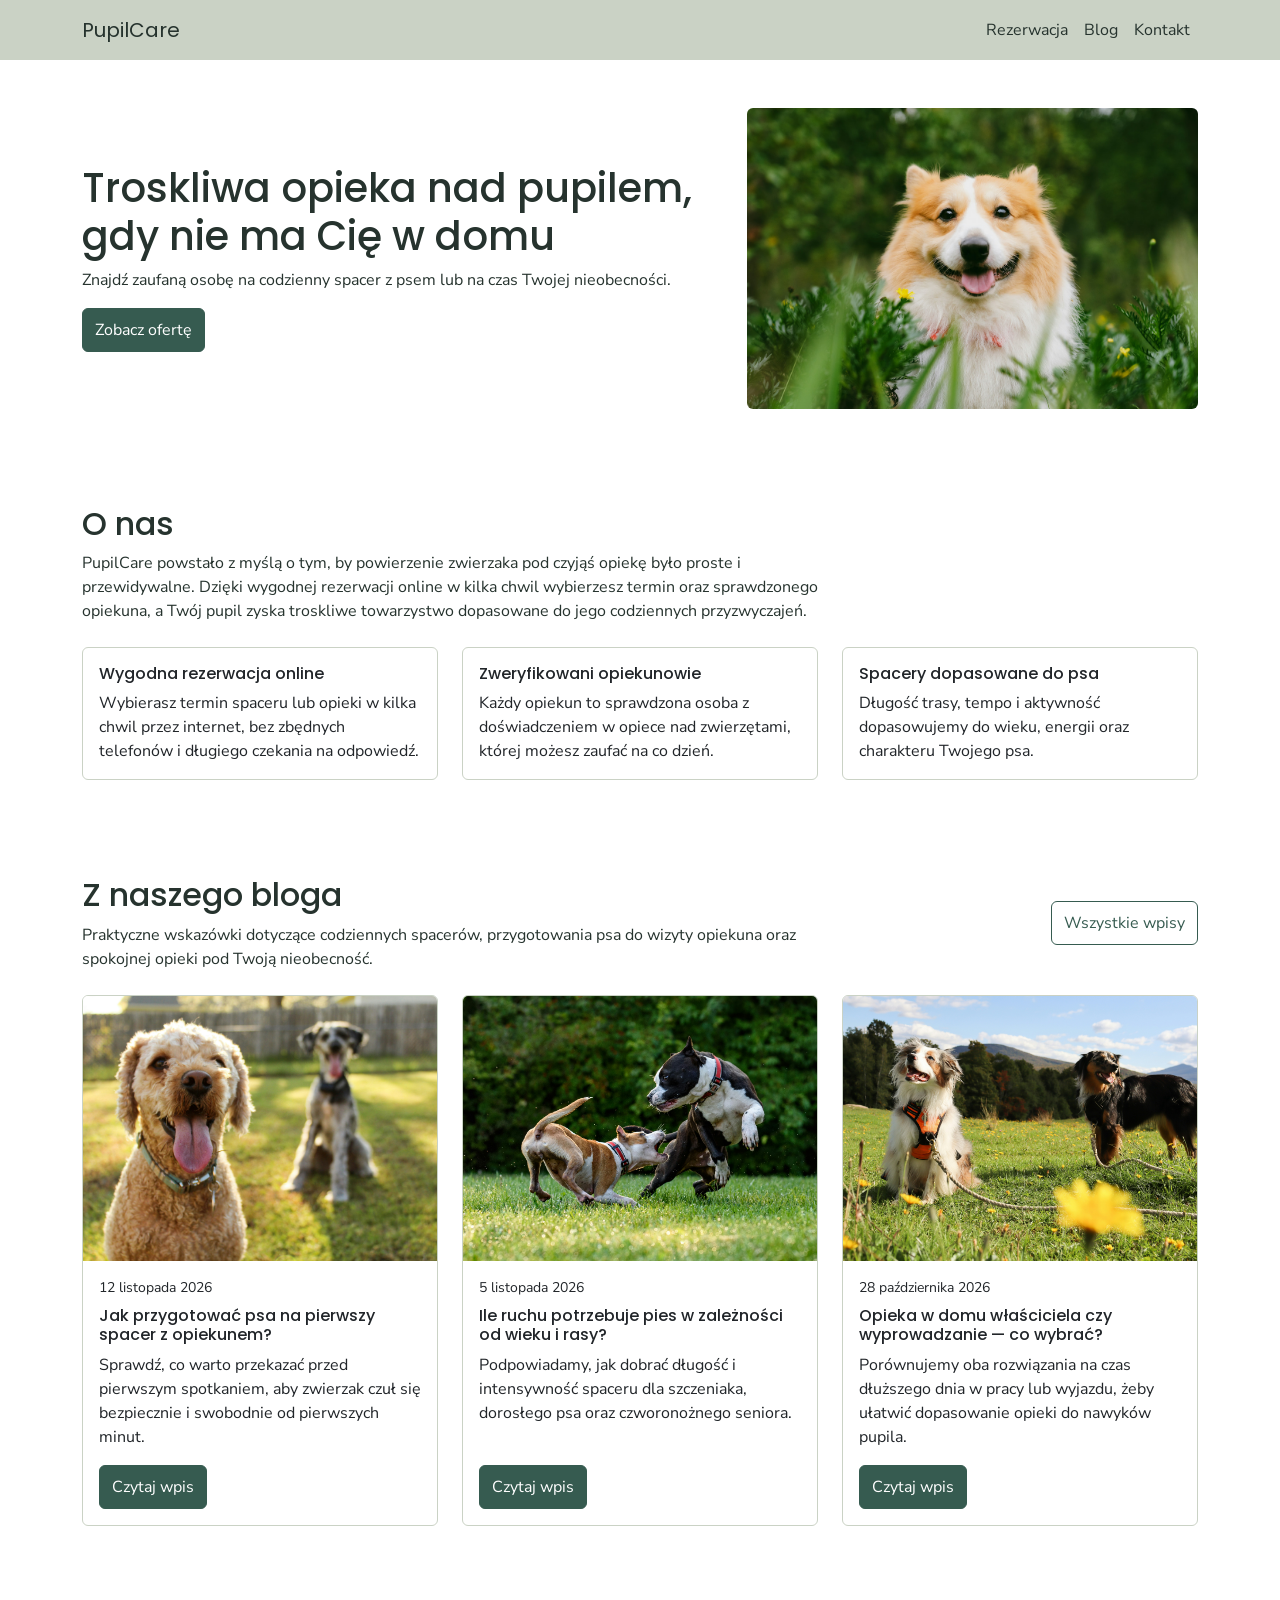
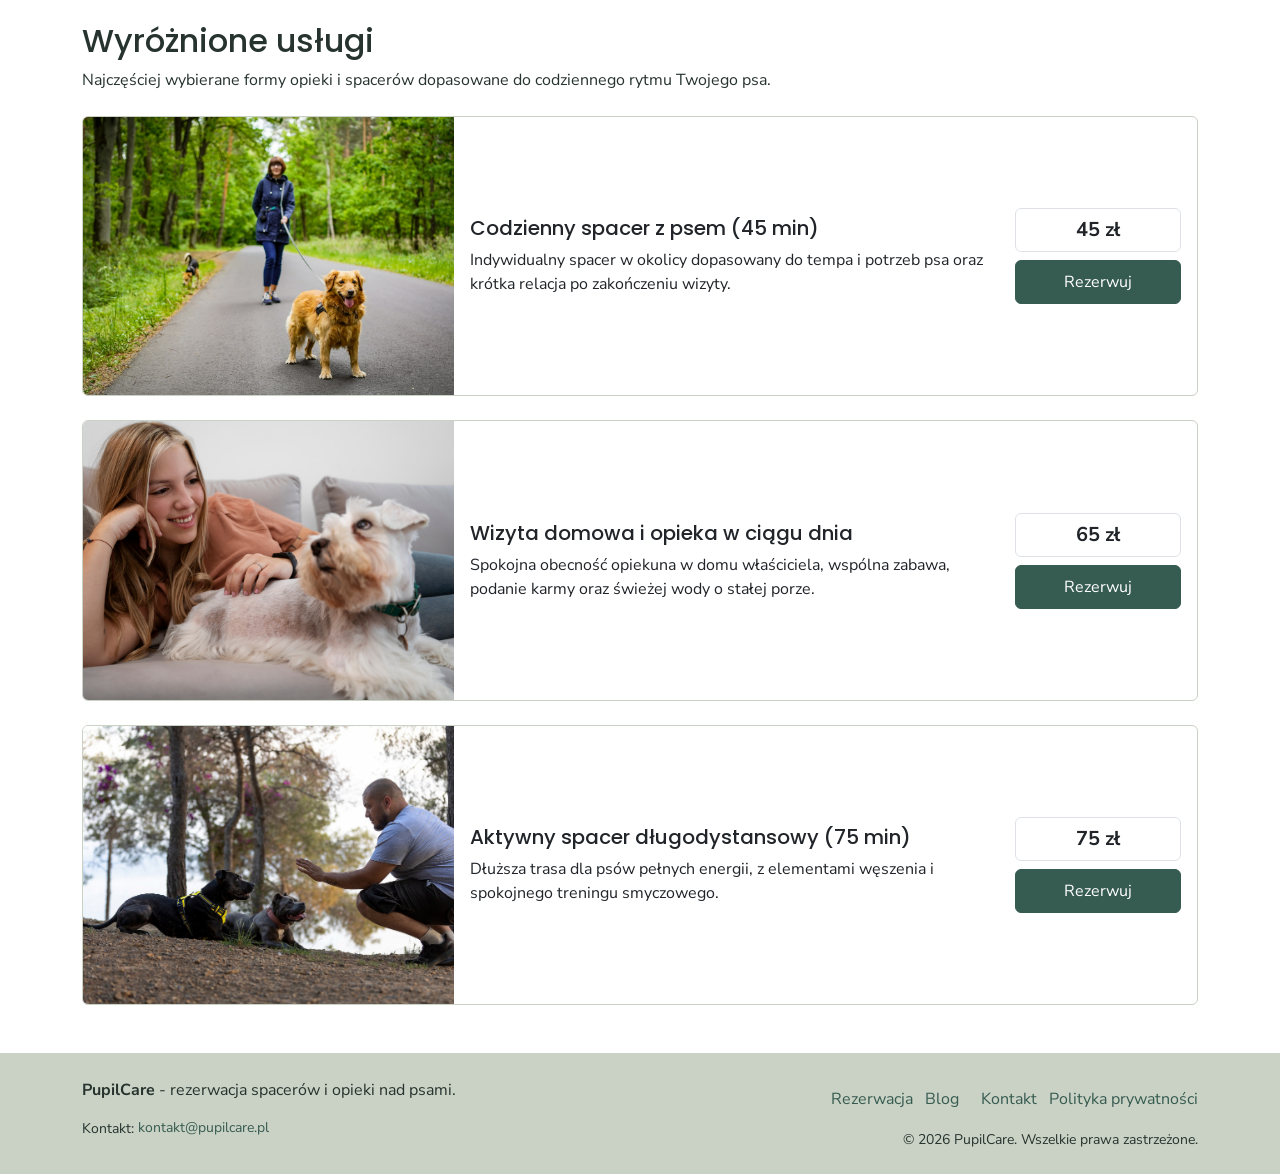
<file: index.html>
<!doctype html> 
<html lang="pl">
<head>
  <meta charset="utf-8">
  <meta name="viewport" content="width=device-width, initial-scale=1">
  <title>PupilCare — Rezerwacja spacerów i opieki nad psami</title>
  <meta name="description" content="PupilCare ułatwia rezerwację spacerów z psami pod nieobecność właściciela.">

  <meta property="og:title" content="PupilCare — Rezerwacja spacerów i opieki nad zwierzętami">
  <meta property="og:description" content="Sprawdzeni opiekunowie, spacery dopasowane do psa i wygodna rezerwacja online.">
  <meta property="og:image" content="https://olwey.github.io/RWD-PupilCare/img/hero-pupilcare.jpg">

  <link rel="preconnect" href="https://fonts.googleapis.com">
  <link rel="preconnect" href="https://fonts.gstatic.com" crossorigin>
  <link href="https://fonts.googleapis.com/css2?family=Nunito+Sans:wght@400;600;700&family=Poppins:wght@500;600;700&display=swap" rel="stylesheet">

  <link href="https://cdn.jsdelivr.net/npm/bootstrap@5.3.3/dist/css/bootstrap.min.css" rel="stylesheet">
  <link href="style.css" rel="stylesheet">

  <script type="application/ld+json">
  {
    "@context": "https://schema.org",
    "@type": "Organization",
    "name": "PupilCare",
    "url": "https://olwey.github.io/RWD-PupilCare/",
    "email": "kontakt@pupilcare.pl",
    "address": {
      "@type": "PostalAddress",
      "streetAddress": "ul. Przyrodnicza 12",
      "addressLocality": "Warszawa",
      "postalCode": "03-289",
      "addressCountry": "PL"
    }
  }
  </script>
</head>
<body>
  <header>
    <nav class="navbar navbar-expand-lg">
      <div class="container">
        <a class="navbar-brand" href="index.html">PupilCare</a>
        <button class="navbar-toggler" type="button" data-bs-toggle="collapse" data-bs-target="#mainNav" aria-controls="mainNav" aria-expanded="false" aria-label="Przełącz nawigację">
          <span class="navbar-toggler-icon"></span>
        </button>
        <div class="collapse navbar-collapse" id="mainNav">
          <ul class="navbar-nav ms-auto">
            <li class="nav-item"><a class="nav-link" href="sklep.html">Rezerwacja</a></li>
            <li class="nav-item"><a class="nav-link" href="blog.html">Blog</a></li>
            <li class="nav-item"><a class="nav-link" href="kontakt.html">Kontakt</a></li>
          </ul>
        </div>
      </div>
    </nav>
  </header>

  <main>
    <section class="py-5">
      <div class="container">
        <div class="row align-items-center g-4">
          <div class="col-12 col-lg-7">
            <h1>Troskliwa opieka nad pupilem, gdy nie ma Cię w domu</h1>
            <p>Znajdź zaufaną osobę na codzienny spacer z psem lub na czas Twojej nieobecności.</p>
            <a class="btn btn-primary" href="sklep.html">Zobacz ofertę</a>
          </div>
          <div class="col-12 col-lg-5">
            <img src="img/hero-pupilcare.jpg" class="img-fluid rounded w-100" alt="Uśmiechnięty rudy pies z białą sierścią wśród zielonych roślin">
          </div>
        </div>
      </div>
    </section>

   <section class="py-5">
      <div class="container">
        <div class="row mb-4">
          <div class="col-12 col-lg-8">
            <h2>O nas</h2>
            <p class="mb-0">PupilCare powstało z myślą o tym, by powierzenie zwierzaka pod czyjąś opiekę było proste i przewidywalne. Dzięki wygodnej rezerwacji online w kilka chwil wybierzesz termin oraz sprawdzonego opiekuna, a Twój pupil zyska troskliwe towarzystwo dopasowane do jego codziennych przyzwyczajeń.</p>
          </div>
        </div>
      
        <div class="row g-4">
          <div class="col-12 col-md-4">
            <div class="card h-100">
              <div class="card-body">
                <h3 class="h6 card-title mb-2">Wygodna rezerwacja online</h3>
                <p class="card-text mb-0">Wybierasz termin spaceru lub opieki w kilka chwil przez internet, bez zbędnych telefonów i długiego czekania na odpowiedź.</p>
              </div>
            </div>
          </div>
          <div class="col-12 col-md-4">
            <div class="card h-100">
              <div class="card-body">
                <h3 class="h6 card-title mb-2">Zweryfikowani opiekunowie</h3>
                <p class="card-text mb-0">Każdy opiekun to sprawdzona osoba z doświadczeniem w opiece nad zwierzętami, której możesz zaufać na co dzień.</p>
              </div>
            </div>
          </div>
          <div class="col-12 col-md-4">
            <div class="card h-100">
              <div class="card-body">
                <h3 class="h6 card-title mb-2">Spacery dopasowane do psa</h3>
                <p class="card-text mb-0">Długość trasy, tempo i aktywność dopasowujemy do wieku, energii oraz charakteru Twojego psa.</p>
              </div>
            </div>
          </div>
        </div>
      </div>
    </section>
    
   <section class="py-5">
      <div class="container">
        <div class="row align-items-center mb-4">
          <div class="col-12 col-md-8">
            <h2>Z naszego bloga</h2>
            <p class="mb-0">Praktyczne wskazówki dotyczące codziennych spacerów, przygotowania psa do wizyty opiekuna oraz spokojnej opieki pod Twoją nieobecność.</p>
          </div>
          <div class="col-12 col-md-4 text-md-end mt-3 mt-md-0">
            <a class="btn btn-outline-primary" href="blog.html">Wszystkie wpisy</a>
          </div>
        </div>

        <div class="row g-4">
          <div class="col-12 col-md-4">
            <article class="card h-100 overflow-hidden">
              <div class="ratio ratio-4x3">
                <img src="img/blog1.jpg" class="w-100 h-100 object-fit-cover" alt="Jasny kręconowłosy pies z wysuniętym językiem na trawniku, z drugim łaciatym psem w tle">
              </div>
              <div class="card-body d-flex flex-column">
                <p class="small mb-2">12 listopada 2026</p>
                <h3 class="h6 card-title">Jak przygotować psa na pierwszy spacer z opiekunem?</h3>
                <p class="card-text">Sprawdź, co warto przekazać przed pierwszym spotkaniem, aby zwierzak czuł się bezpiecznie i swobodnie od pierwszych minut.</p>
                <a class="btn btn-primary mt-auto align-self-start" href="single.html">Czytaj wpis</a>
              </div>
            </article>
          </div>

          <div class="col-12 col-md-4">
            <article class="card h-100 overflow-hidden">
              <div class="ratio ratio-4x3">
                <img src="img/blog2.jpg" class="w-100 h-100 object-fit-cover" alt="Dwa psy w czerwonych obrożach bawiące się na zielonym trawniku">
              </div>
              <div class="card-body d-flex flex-column">
                <p class="small mb-2">5 listopada 2026</p>
                <h3 class="h6 card-title">Ile ruchu potrzebuje pies w zależności od wieku i rasy?</h3>
                <p class="card-text">Podpowiadamy, jak dobrać długość i intensywność spaceru dla szczeniaka, dorosłego psa oraz czworonożnego seniora.</p>
                <a class="btn btn-primary mt-auto align-self-start" href="single.html">Czytaj wpis</a>
              </div>
            </article>
          </div>

          <div class="col-12 col-md-4">
            <article class="card h-100 overflow-hidden">
              <div class="ratio ratio-4x3">
                <img src="img/blog3.jpg" class="w-100 h-100 object-fit-cover" alt="Dwa psy pasterskie na smyczach na zielonej łące z żółtymi kwiatami, jeden w pomarańczowych szelkach">
              </div>
              <div class="card-body d-flex flex-column">
                <p class="small mb-2">28 października 2026</p>
                <h3 class="h6 card-title">Opieka w domu właściciela czy wyprowadzanie — co wybrać?</h3>
                <p class="card-text">Porównujemy oba rozwiązania na czas dłuższego dnia w pracy lub wyjazdu, żeby ułatwić dopasowanie opieki do nawyków pupila.</p>
                <a class="btn btn-primary mt-auto align-self-start" href="single.html">Czytaj wpis</a>
              </div>
            </article>
          </div>
        </div>
      </div>
    </section>

    <section class="py-5">
      <div class="container">
        <div class="row mb-4">
          <div class="col-12 col-lg-8">
            <h2>Wyróżnione usługi</h2>
            <p class="mb-0">Najczęściej wybierane formy opieki i spacerów dopasowane do codziennego rytmu Twojego psa.</p>
          </div>
        </div>

        <div class="row gy-4">
          <div class="col-12">
            <article class="card overflow-hidden">
              <div class="row g-0 align-items-center">
                <div class="col-12 col-md-4">
                  <div class="ratio ratio-4x3">
                    <img src="img/codzienny_spacer.jpg" class="w-100 h-100 object-fit-cover" alt="Kobieta idąca leśną drogą i trzymająca na smyczach dwa psy, z rudym psem na pierwszym planie">
                  </div>
                </div>
                <div class="col-12 col-md-8">
                  <div class="card-body">
                    <div class="row align-items-center g-3">
                      <div class="col-12 col-sm-7 col-lg-9">
                        <h3 class="h5 card-title mb-2">Codzienny spacer z psem (45 min)</h3>
                        <p class="card-text mb-0">Indywidualny spacer w okolicy dopasowany do tempa i potrzeb psa oraz krótka relacja po zakończeniu wizyty.</p>
                      </div>
                      <div class="col-12 col-sm-5 col-lg-3 d-flex flex-column gap-2">
                        <span class="btn border rounded fw-bold fs-5 pe-none justify-content-center w-100">45 zł</span>
                        <a class="btn btn-primary w-100" href="produkt.html">Rezerwuj</a>
                      </div>
                    </div>
                  </div>
                </div>
              </div>
            </article>
          </div>

          <div class="col-12">
            <article class="card overflow-hidden">
              <div class="row g-0 align-items-center">
                <div class="col-12 col-md-4">
                  <div class="ratio ratio-4x3">
                    <img src="img/wizyta_domowa.jpg" class="w-100 h-100 object-fit-cover" alt="Uśmiechnięta kobieta leżąca na kanapie i głaszcząca białego psa w zielonej obroży podczas opieki w domu">
                  </div>
                </div>
                <div class="col-12 col-md-8">
                  <div class="card-body">
                    <div class="row align-items-center g-3">
                      <div class="col-12 col-sm-7 col-lg-9">
                        <h3 class="h5 card-title mb-2">Wizyta domowa i opieka w ciągu dnia</h3>
                        <p class="card-text mb-0">Spokojna obecność opiekuna w domu właściciela, wspólna zabawa, podanie karmy oraz świeżej wody o stałej porze.</p>
                      </div>
                      <div class="col-12 col-sm-5 col-lg-3 d-flex flex-column gap-2">
                        <span class="btn border rounded fw-bold fs-5 pe-none justify-content-center w-100">65 zł</span>
                        <a class="btn btn-primary w-100" href="produkt.html">Rezerwuj</a>
                      </div>
                    </div>
                  </div>
                </div>
              </div>
            </article>
          </div>

          <div class="col-12">
            <article class="card overflow-hidden">
              <div class="row g-0 align-items-center">
                <div class="col-12 col-md-4">
                  <div class="ratio ratio-4x3">
                    <img src="img/aktywny_spacer.jpg" class="w-100 h-100 object-fit-cover" alt="Mężczyzna przykucnięty wśród drzew przed dwoma leżącymi psami podczas spaceru">
                  </div>
                </div>
                <div class="col-12 col-md-8">
                  <div class="card-body">
                    <div class="row align-items-center g-3">
                      <div class="col-12 col-sm-7 col-lg-9">
                        <h3 class="h5 card-title mb-2">Aktywny spacer długodystansowy (75 min)</h3>
                        <p class="card-text mb-0">Dłuższa trasa dla psów pełnych energii, z elementami węszenia i spokojnego treningu smyczowego.</p>
                      </div>
                      <div class="col-12 col-sm-5 col-lg-3 d-flex flex-column gap-2">
                        <span class="btn border rounded fw-bold fs-5 pe-none justify-content-center w-100">75 zł</span>
                        <a class="btn btn-primary w-100" href="produkt.html">Rezerwuj</a>
                      </div>
                    </div>
                  </div>
                </div>
              </div>
            </article>
          </div>
        </div>
      </div>
    </section>
    
  </main>

  <footer class="py-4">
    <div class="container">
      <div class="row align-items-center gy-3">
        <div class="col-12 col-md-6">
          <p class="mb-1"><strong>PupilCare</strong> - rezerwacja spacerów i opieki nad psami.</p>
          <p class="mb-0 small">Kontakt: <a class="text-decoration-none" href="mailto:kontakt@pupilcare.pl">kontakt@pupilcare.pl</a></p>
        </div>
        <div class="col-12 col-md-6 text-md-end">
          <ul class="list-inline mb-2">
            <li class="list-inline-item"><a class="text-decoration-none" href="sklep.html">Rezerwacja</a></li>
            <li class="list-inline-item"><a class="text-decoration-none" href="blog.html">Blog</a></li>
            <li class="list-inline-item"><a class="text-decoration-none" href="kontakt.html">Kontakt</a></li>
            <li class="list-inline-item"><a class="text-decoration-none" href="polityka-prywatnosci.html">Polityka prywatności</a></li>
          </ul>
          <p class="mb-0 small">&copy; 2026 PupilCare. Wszelkie prawa zastrzeżone.</p>
        </div>
      </div>
    </div>
  </footer>

  <script src="https://cdn.jsdelivr.net/npm/bootstrap@5.3.3/dist/js/bootstrap.bundle.min.js"></script>
</body>
</html>
</file>
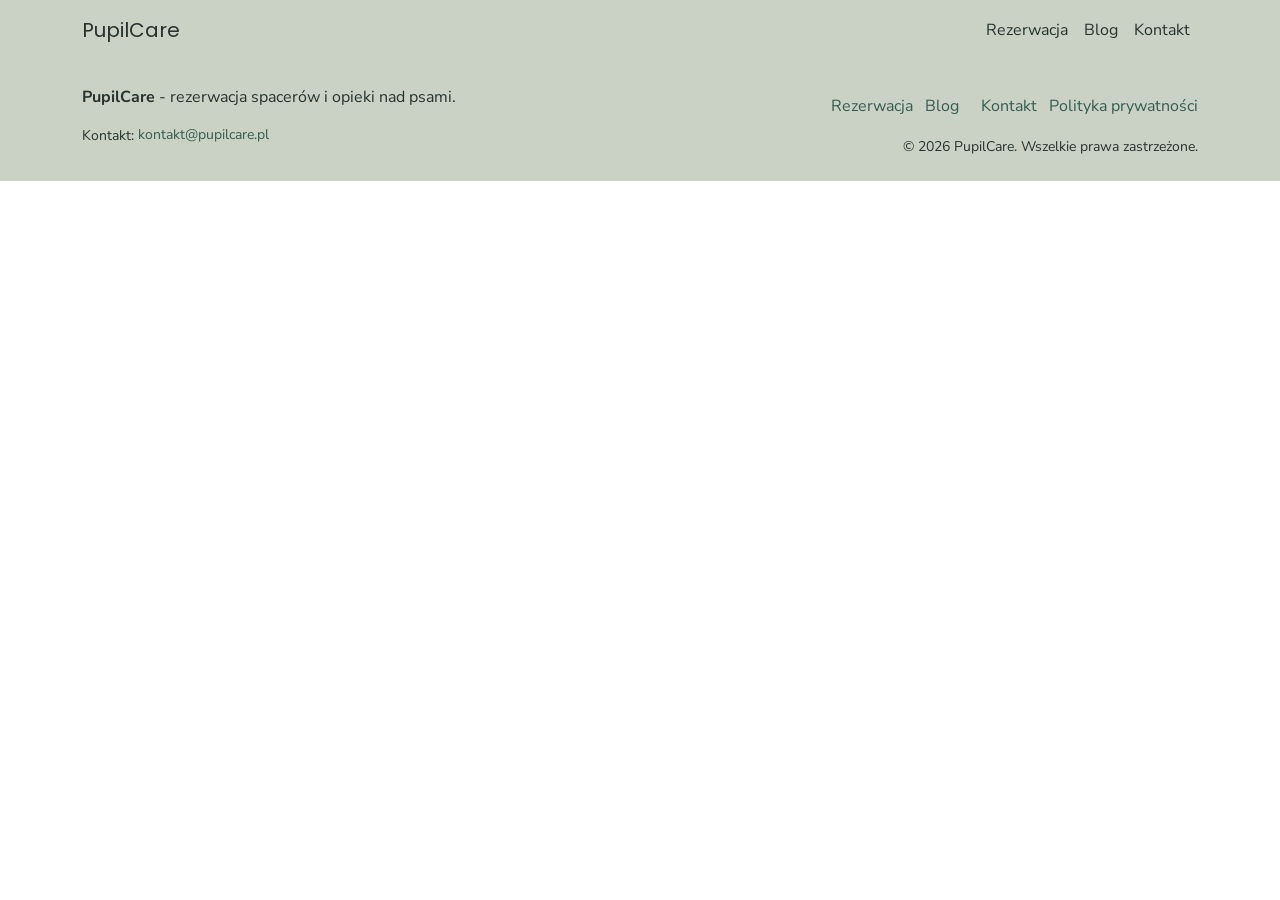
<file: blog.html>
<!doctype html> 
<html lang="pl">
<head>
  <meta charset="utf-8">
  <meta name="viewport" content="width=device-width, initial-scale=1">
  <title>PupilCare — Rezerwacja spacerów i opieki nad psami</title>
  <meta name="description" content="PupilCare ułatwia rezerwację spacerów z psami pod nieobecność właściciela.">

  <meta property="og:title" content="PupilCare — Rezerwacja spacerów i opieki nad zwierzętami">
  <meta property="og:description" content="Sprawdzeni opiekunowie, spacery dopasowane do psa i wygodna rezerwacja online.">
  <meta property="og:image" content="https://olwey.github.io/RWD-PupilCare/img/hero-pupilcare.jpg">

  <link rel="preconnect" href="https://fonts.googleapis.com">
  <link rel="preconnect" href="https://fonts.gstatic.com" crossorigin>
  <link href="https://fonts.googleapis.com/css2?family=Nunito+Sans:wght@400;600;700&family=Poppins:wght@500;600;700&display=swap" rel="stylesheet">

  <link href="https://cdn.jsdelivr.net/npm/bootstrap@5.3.3/dist/css/bootstrap.min.css" rel="stylesheet">
  <link href="style.css" rel="stylesheet">

  <script type="application/ld+json">
  {
    "@context": "https://schema.org",
    "@type": "Organization",
    "name": "PupilCare",
    "url": "https://olwey.github.io/RWD-PupilCare/",
    "email": "kontakt@pupilcare.pl",
    "address": {
      "@type": "PostalAddress",
      "streetAddress": "ul. Przyrodnicza 12",
      "addressLocality": "Warszawa",
      "postalCode": "03-289",
      "addressCountry": "PL"
    }
  }
  </script>
</head>
<body>
  <header>
    <nav class="navbar navbar-expand-lg">
      <div class="container">
        <a class="navbar-brand" href="index.html">PupilCare</a>
        <button class="navbar-toggler" type="button" data-bs-toggle="collapse" data-bs-target="#mainNav" aria-controls="mainNav" aria-expanded="false" aria-label="Przełącz nawigację">
          <span class="navbar-toggler-icon"></span>
        </button>
        <div class="collapse navbar-collapse" id="mainNav">
          <ul class="navbar-nav ms-auto">
            <li class="nav-item"><a class="nav-link" href="sklep.html">Rezerwacja</a></li>
            <li class="nav-item"><a class="nav-link" href="blog.html">Blog</a></li>
            <li class="nav-item"><a class="nav-link" href="kontakt.html">Kontakt</a></li>
          </ul>
        </div>
      </div>
    </nav>
  </header>



  
<main>

  
</main>



  

<footer class="py-4">
    <div class="container">
      <div class="row align-items-center gy-3">
        <div class="col-12 col-md-6">
          <p class="mb-1"><strong>PupilCare</strong> - rezerwacja spacerów i opieki nad psami.</p>
          <p class="mb-0 small">Kontakt: <a class="text-decoration-none" href="mailto:kontakt@pupilcare.pl">kontakt@pupilcare.pl</a></p>
        </div>
        <div class="col-12 col-md-6 text-md-end">
          <ul class="list-inline mb-2">
            <li class="list-inline-item"><a class="text-decoration-none" href="sklep.html">Rezerwacja</a></li>
            <li class="list-inline-item"><a class="text-decoration-none" href="blog.html">Blog</a></li>
            <li class="list-inline-item"><a class="text-decoration-none" href="kontakt.html">Kontakt</a></li>
            <li class="list-inline-item"><a class="text-decoration-none" href="polityka-prywatnosci.html">Polityka prywatności</a></li>
          </ul>
          <p class="mb-0 small">&copy; 2026 PupilCare. Wszelkie prawa zastrzeżone.</p>
        </div>
      </div>
    </div>
  </footer>

  <script src="https://cdn.jsdelivr.net/npm/bootstrap@5.3.3/dist/js/bootstrap.bundle.min.js"></script>
</body>
</html>
</file>
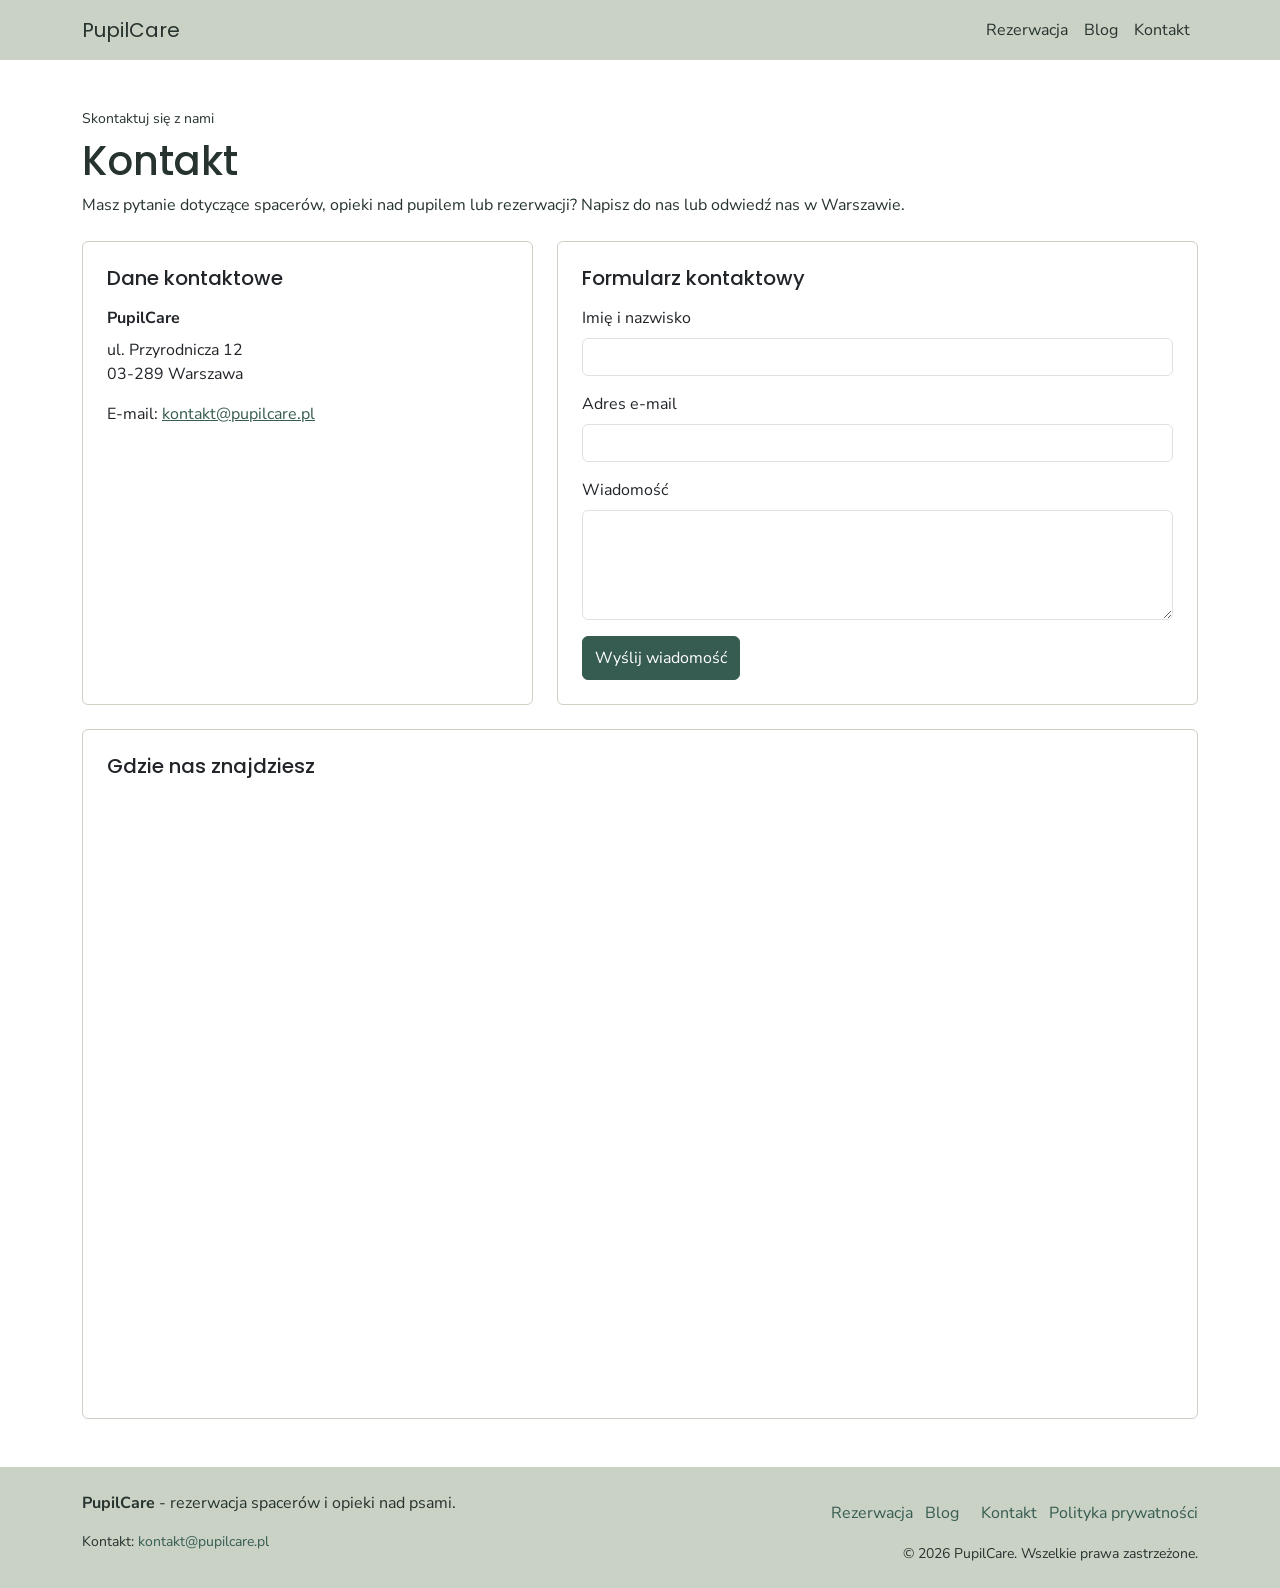
<file: GOTOWE - kontakt.html>
<!doctype html> 
<html lang="pl">
<head>
  <meta charset="utf-8">
  <meta name="viewport" content="width=device-width, initial-scale=1">
  <title>PupilCare — Rezerwacja spacerów i opieki nad psami</title>
  <meta name="description" content="PupilCare ułatwia rezerwację spacerów z psami pod nieobecność właściciela.">

  <meta property="og:title" content="PupilCare — Rezerwacja spacerów i opieki nad zwierzętami">
  <meta property="og:description" content="Sprawdzeni opiekunowie, spacery dopasowane do psa i wygodna rezerwacja online.">
  <meta property="og:image" content="https://olwey.github.io/RWD-PupilCare/img/hero-pupilcare.jpg">

  <link rel="preconnect" href="https://fonts.googleapis.com">
  <link rel="preconnect" href="https://fonts.gstatic.com" crossorigin>
  <link href="https://fonts.googleapis.com/css2?family=Nunito+Sans:wght@400;600;700&family=Poppins:wght@500;600;700&display=swap" rel="stylesheet">

  <link href="https://cdn.jsdelivr.net/npm/bootstrap@5.3.3/dist/css/bootstrap.min.css" rel="stylesheet">
  <link href="style.css" rel="stylesheet">

  <script type="application/ld+json">
  {
    "@context": "https://schema.org",
    "@type": "Organization",
    "name": "PupilCare",
    "url": "https://olwey.github.io/RWD-PupilCare/",
    "email": "kontakt@pupilcare.pl",
    "address": {
      "@type": "PostalAddress",
      "streetAddress": "ul. Przyrodnicza 12",
      "addressLocality": "Warszawa",
      "postalCode": "03-289",
      "addressCountry": "PL"
    }
  }
  </script>
</head>
<body>
  <header>
    <nav class="navbar navbar-expand-lg">
      <div class="container">
        <a class="navbar-brand" href="index.html">PupilCare</a>
        <button class="navbar-toggler" type="button" data-bs-toggle="collapse" data-bs-target="#mainNav" aria-controls="mainNav" aria-expanded="false" aria-label="Przełącz nawigację">
          <span class="navbar-toggler-icon"></span>
        </button>
        <div class="collapse navbar-collapse" id="mainNav">
          <ul class="navbar-nav ms-auto">
            <li class="nav-item"><a class="nav-link" href="sklep.html">Rezerwacja</a></li>
            <li class="nav-item"><a class="nav-link" href="blog.html">Blog</a></li>
            <li class="nav-item"><a class="nav-link" href="kontakt.html">Kontakt</a></li>
          </ul>
        </div>
      </div>
    </nav>
  </header>



<main class="py-5">
    <div class="container">
      <div class="mb-4">
        <p class="small mb-2">Skontaktuj się z nami</p>
        <h1 class="mb-2">Kontakt</h1>
        <p class="mb-0">Masz pytanie dotyczące spacerów, opieki nad pupilem lub rezerwacji? Napisz do nas lub odwiedź nas w Warszawie.</p>
      </div>

      <div class="row g-4">
        <div class="col-12 col-lg-5">
          <div class="card h-100">
            <div class="card-body p-4">
              <h2 class="h5 card-title mb-3">Dane kontaktowe</h2>
              <p class="mb-2"><strong>PupilCare</strong></p>
              <p class="mb-3">ul. Przyrodnicza 12<br>03-289 Warszawa</p>
              <p class="mb-0">E-mail: <a href="mailto:kontakt@pupilcare.pl">kontakt@pupilcare.pl</a></p>
            </div>
          </div>
        </div>

        <div class="col-12 col-lg-7">
          <div class="card h-100">
            <div class="card-body p-4">
              <h2 class="h5 card-title mb-3">Formularz kontaktowy</h2>
              <form action="#" method="post">
                <div class="mb-3">
                  <label class="form-label" for="contactName">Imię i nazwisko</label>
                  <input class="form-control" id="contactName" name="name" type="text" required>
                </div>
                <div class="mb-3">
                  <label class="form-label" for="contactEmail">Adres e-mail</label>
                  <input class="form-control" id="contactEmail" name="email" type="email" required>
                </div>
                <div class="mb-3">
                  <label class="form-label" for="contactMessage">Wiadomość</label>
                  <textarea class="form-control" id="contactMessage" name="message" rows="4" required></textarea>
                </div>
                <button class="btn btn-primary" type="submit">Wyślij wiadomość</button>
              </form>
            </div>
          </div>
        </div>

        <div class="col-12">
          <div class="card overflow-hidden">
            <div class="card-body p-4">
              <h2 class="h5 card-title mb-3">Gdzie nas znajdziesz</h2>
              <div class="ratio ratio-16x9 rounded overflow-hidden">
                <iframe
                  src="https://www.google.com/maps/embed?pb=!1m18!1m12!1m3!1d2438.351895690584!2d21.052854611866188!3d52.327761950328735!2m3!1f0!2f0!3f0!3m2!1i1024!2i768!4f13.1!3m3!1m2!1s0x471ecf2da3f3ac65%3A0xf1c10ff8f8787e5!2sPrzyrodnicza%2012%2C%2003-289%20Warszawa!5e0!3m2!1spl!2spl!4v1795802722913!5m2!1spl!2spl"
                  title="Mapa lokalizacji — ul. Przyrodnicza 12, Warszawa"
                  allowfullscreen=""
                  loading="lazy"
                  referrerpolicy="no-referrer-when-downgrade"></iframe>
              </div>
            </div>
          </div>
        </div>
      </div>
    </div>
  </main>



  

<footer class="py-4">
    <div class="container">
      <div class="row align-items-center gy-3">
        <div class="col-12 col-md-6">
          <p class="mb-1"><strong>PupilCare</strong> - rezerwacja spacerów i opieki nad psami.</p>
          <p class="mb-0 small">Kontakt: <a class="text-decoration-none" href="mailto:kontakt@pupilcare.pl">kontakt@pupilcare.pl</a></p>
        </div>
        <div class="col-12 col-md-6 text-md-end">
          <ul class="list-inline mb-2">
            <li class="list-inline-item"><a class="text-decoration-none" href="sklep.html">Rezerwacja</a></li>
            <li class="list-inline-item"><a class="text-decoration-none" href="blog.html">Blog</a></li>
            <li class="list-inline-item"><a class="text-decoration-none" href="kontakt.html">Kontakt</a></li>
            <li class="list-inline-item"><a class="text-decoration-none" href="polityka-prywatnosci.html">Polityka prywatności</a></li>
          </ul>
          <p class="mb-0 small">&copy; 2026 PupilCare. Wszelkie prawa zastrzeżone.</p>
        </div>
      </div>
    </div>
  </footer>

  <script src="https://cdn.jsdelivr.net/npm/bootstrap@5.3.3/dist/js/bootstrap.bundle.min.js"></script>
</body>
</html>
</file>
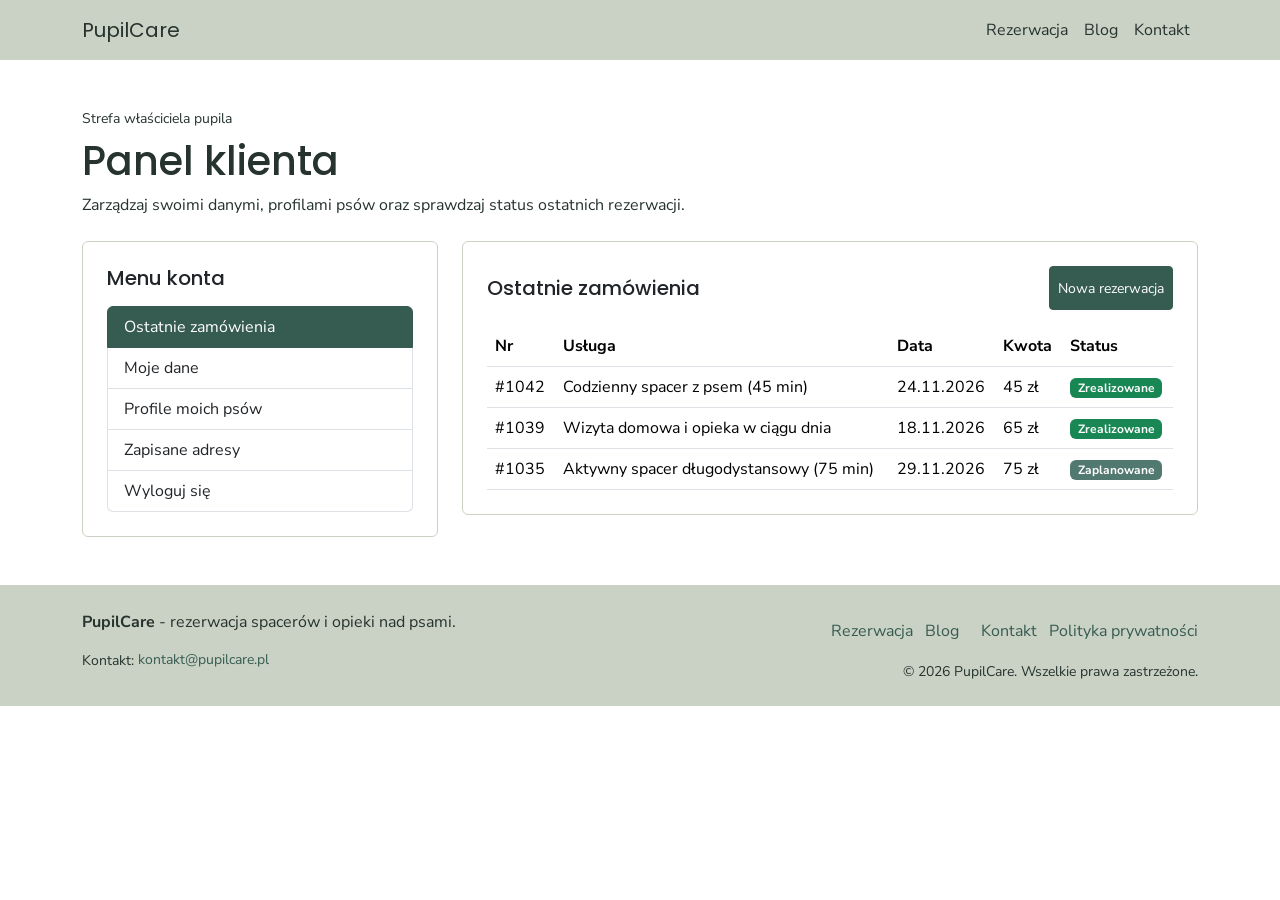
<file: GOTOWE - konto.html>
<!doctype html> 
<html lang="pl">
<head>
  <meta charset="utf-8">
  <meta name="viewport" content="width=device-width, initial-scale=1">
  <title>PupilCare — Rezerwacja spacerów i opieki nad psami</title>
  <meta name="description" content="PupilCare ułatwia rezerwację spacerów z psami pod nieobecność właściciela.">

  <meta property="og:title" content="PupilCare — Rezerwacja spacerów i opieki nad zwierzętami">
  <meta property="og:description" content="Sprawdzeni opiekunowie, spacery dopasowane do psa i wygodna rezerwacja online.">
  <meta property="og:image" content="https://olwey.github.io/RWD-PupilCare/img/hero-pupilcare.jpg">

  <link rel="preconnect" href="https://fonts.googleapis.com">
  <link rel="preconnect" href="https://fonts.gstatic.com" crossorigin>
  <link href="https://fonts.googleapis.com/css2?family=Nunito+Sans:wght@400;600;700&family=Poppins:wght@500;600;700&display=swap" rel="stylesheet">

  <link href="https://cdn.jsdelivr.net/npm/bootstrap@5.3.3/dist/css/bootstrap.min.css" rel="stylesheet">
  <link href="style.css" rel="stylesheet">

  <script type="application/ld+json">
  {
    "@context": "https://schema.org",
    "@type": "Organization",
    "name": "PupilCare",
    "url": "https://olwey.github.io/RWD-PupilCare/",
    "email": "kontakt@pupilcare.pl",
    "address": {
      "@type": "PostalAddress",
      "streetAddress": "ul. Przyrodnicza 12",
      "addressLocality": "Warszawa",
      "postalCode": "03-289",
      "addressCountry": "PL"
    }
  }
  </script>
</head>
<body>
  <header>
    <nav class="navbar navbar-expand-lg">
      <div class="container">
        <a class="navbar-brand" href="index.html">PupilCare</a>
        <button class="navbar-toggler" type="button" data-bs-toggle="collapse" data-bs-target="#mainNav" aria-controls="mainNav" aria-expanded="false" aria-label="Przełącz nawigację">
          <span class="navbar-toggler-icon"></span>
        </button>
        <div class="collapse navbar-collapse" id="mainNav">
          <ul class="navbar-nav ms-auto">
            <li class="nav-item"><a class="nav-link" href="sklep.html">Rezerwacja</a></li>
            <li class="nav-item"><a class="nav-link" href="blog.html">Blog</a></li>
            <li class="nav-item"><a class="nav-link" href="kontakt.html">Kontakt</a></li>
          </ul>
        </div>
      </div>
    </nav>
  </header>



<main class="py-5">
    <div class="container">
      <div class="mb-4">
        <p class="small mb-2">Strefa właściciela pupila</p>
        <h1 class="mb-2">Panel klienta</h1>
        <p class="mb-0">Zarządzaj swoimi danymi, profilami psów oraz sprawdzaj status ostatnich rezerwacji.</p>
      </div>

      <div class="row g-4">
        <div class="col-12 col-lg-4">
          <div class="card">
            <div class="card-body p-4">
              <h2 class="h5 card-title mb-3">Menu konta</h2>
              <div class="list-group">
                <a class="list-group-item list-group-item-action active" aria-current="true" href="konto.html">Ostatnie zamówienia</a>
                <a class="list-group-item list-group-item-action" href="#">Moje dane</a>
                <a class="list-group-item list-group-item-action" href="#">Profile moich psów</a>
                <a class="list-group-item list-group-item-action" href="#">Zapisane adresy</a>
                <a class="list-group-item list-group-item-action" href="index.html">Wyloguj się</a>
              </div>
            </div>
          </div>
        </div>

        <div class="col-12 col-lg-8">
          <div class="card">
            <div class="card-body p-4">
              <div class="d-flex flex-wrap justify-content-between align-items-center gap-2 mb-3">
                <h2 class="h5 card-title mb-0">Ostatnie zamówienia</h2>
                <a class="btn btn-primary btn-sm" href="sklep.html">Nowa rezerwacja</a>
              </div>

              <div class="table-responsive">
                <table class="table align-middle mb-0">
                  <thead>
                    <tr>
                      <th scope="col">Nr</th>
                      <th scope="col">Usługa</th>
                      <th scope="col">Data</th>
                      <th scope="col">Kwota</th>
                      <th scope="col">Status</th>
                    </tr>
                  </thead>
                  <tbody>
                    <tr>
                      <td>#1042</td>
                      <td>Codzienny spacer z psem (45 min)</td>
                      <td>24.11.2026</td>
                      <td>45 zł</td>
                      <td><span class="badge text-bg-success">Zrealizowane</span></td>
                    </tr>
                    <tr>
                      <td>#1039</td>
                      <td>Wizyta domowa i opieka w ciągu dnia</td>
                      <td>18.11.2026</td>
                      <td>65 zł</td>
                      <td><span class="badge text-bg-success">Zrealizowane</span></td>
                    </tr>
                    <tr>
                      <td>#1035</td>
                      <td>Aktywny spacer długodystansowy (75 min)</td>
                      <td>29.11.2026</td>
                      <td>75 zł</td>
                      <td><span class="badge text-bg-primary">Zaplanowane</span></td>
                    </tr>
                  </tbody>
                </table>
              </div>
            </div>
          </div>
        </div>
      </div>
    </div>
  </main>



  

<footer class="py-4">
    <div class="container">
      <div class="row align-items-center gy-3">
        <div class="col-12 col-md-6">
          <p class="mb-1"><strong>PupilCare</strong> - rezerwacja spacerów i opieki nad psami.</p>
          <p class="mb-0 small">Kontakt: <a class="text-decoration-none" href="mailto:kontakt@pupilcare.pl">kontakt@pupilcare.pl</a></p>
        </div>
        <div class="col-12 col-md-6 text-md-end">
          <ul class="list-inline mb-2">
            <li class="list-inline-item"><a class="text-decoration-none" href="sklep.html">Rezerwacja</a></li>
            <li class="list-inline-item"><a class="text-decoration-none" href="blog.html">Blog</a></li>
            <li class="list-inline-item"><a class="text-decoration-none" href="kontakt.html">Kontakt</a></li>
            <li class="list-inline-item"><a class="text-decoration-none" href="polityka-prywatnosci.html">Polityka prywatności</a></li>
          </ul>
          <p class="mb-0 small">&copy; 2026 PupilCare. Wszelkie prawa zastrzeżone.</p>
        </div>
      </div>
    </div>
  </footer>

  <script src="https://cdn.jsdelivr.net/npm/bootstrap@5.3.3/dist/js/bootstrap.bundle.min.js"></script>
</body>
</html>
</file>
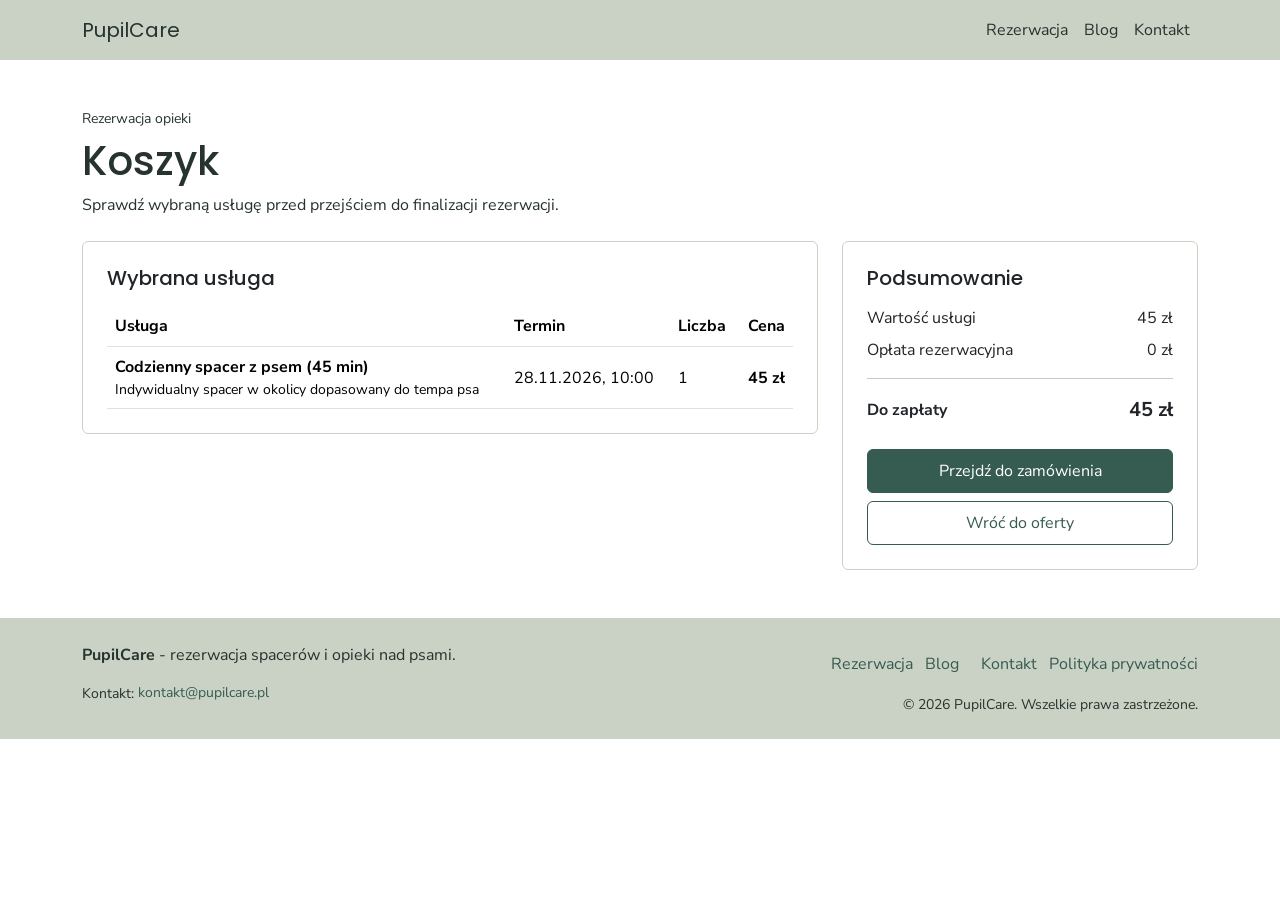
<file: GOTOWE - koszyk.html>
<!doctype html> 
<html lang="pl">
<head>
  <meta charset="utf-8">
  <meta name="viewport" content="width=device-width, initial-scale=1">
  <title>PupilCare — Rezerwacja spacerów i opieki nad psami</title>
  <meta name="description" content="PupilCare ułatwia rezerwację spacerów z psami pod nieobecność właściciela.">

  <meta property="og:title" content="PupilCare — Rezerwacja spacerów i opieki nad zwierzętami">
  <meta property="og:description" content="Sprawdzeni opiekunowie, spacery dopasowane do psa i wygodna rezerwacja online.">
  <meta property="og:image" content="https://olwey.github.io/RWD-PupilCare/img/hero-pupilcare.jpg">

  <link rel="preconnect" href="https://fonts.googleapis.com">
  <link rel="preconnect" href="https://fonts.gstatic.com" crossorigin>
  <link href="https://fonts.googleapis.com/css2?family=Nunito+Sans:wght@400;600;700&family=Poppins:wght@500;600;700&display=swap" rel="stylesheet">

  <link href="https://cdn.jsdelivr.net/npm/bootstrap@5.3.3/dist/css/bootstrap.min.css" rel="stylesheet">
  <link href="style.css" rel="stylesheet">

  <script type="application/ld+json">
  {
    "@context": "https://schema.org",
    "@type": "Organization",
    "name": "PupilCare",
    "url": "https://olwey.github.io/RWD-PupilCare/",
    "email": "kontakt@pupilcare.pl",
    "address": {
      "@type": "PostalAddress",
      "streetAddress": "ul. Przyrodnicza 12",
      "addressLocality": "Warszawa",
      "postalCode": "03-289",
      "addressCountry": "PL"
    }
  }
  </script>
</head>
<body>
  <header>
    <nav class="navbar navbar-expand-lg">
      <div class="container">
        <a class="navbar-brand" href="index.html">PupilCare</a>
        <button class="navbar-toggler" type="button" data-bs-toggle="collapse" data-bs-target="#mainNav" aria-controls="mainNav" aria-expanded="false" aria-label="Przełącz nawigację">
          <span class="navbar-toggler-icon"></span>
        </button>
        <div class="collapse navbar-collapse" id="mainNav">
          <ul class="navbar-nav ms-auto">
            <li class="nav-item"><a class="nav-link" href="sklep.html">Rezerwacja</a></li>
            <li class="nav-item"><a class="nav-link" href="blog.html">Blog</a></li>
            <li class="nav-item"><a class="nav-link" href="kontakt.html">Kontakt</a></li>
          </ul>
        </div>
      </div>
    </nav>
  </header>



  
<main class="py-5">
    <div class="container">
      <div class="mb-4">
        <p class="small mb-2">Rezerwacja opieki</p>
        <h1 class="mb-2">Koszyk</h1>
        <p class="mb-0">Sprawdź wybraną usługę przed przejściem do finalizacji rezerwacji.</p>
      </div>

      <div class="row g-4">
        <div class="col-12 col-lg-8">
          <div class="card">
            <div class="card-body p-4">
              <h2 class="h5 card-title mb-3">Wybrana usługa</h2>
              <div class="table-responsive">
                <table class="table align-middle mb-0">
                  <thead>
                    <tr>
                      <th scope="col">Usługa</th>
                      <th scope="col">Termin</th>
                      <th scope="col">Liczba</th>
                      <th scope="col" class="text-end">Cena</th>
                    </tr>
                  </thead>
                  <tbody>
                    <tr>
                      <td>
                        <strong>Codzienny spacer z psem (45 min)</strong>
                        <p class="small mb-0">Indywidualny spacer w okolicy dopasowany do tempa psa</p>
                      </td>
                      <td>28.11.2026, 10:00</td>
                      <td>1</td>
                      <td class="text-end fw-bold">45 zł</td>
                    </tr>
                  </tbody>
                </table>
              </div>
            </div>
          </div>
        </div>

        <div class="col-12 col-lg-4">
          <div class="card">
            <div class="card-body p-4">
              <h2 class="h5 card-title mb-3">Podsumowanie</h2>
              <div class="d-flex justify-content-between mb-2">
                <span>Wartość usługi</span>
                <span>45 zł</span>
              </div>
              <div class="d-flex justify-content-between mb-3">
                <span>Opłata rezerwacyjna</span>
                <span>0 zł</span>
              </div>
              <hr>
              <div class="d-flex justify-content-between align-items-center mb-4">
                <strong>Do zapłaty</strong>
                <strong class="fs-5">45 zł</strong>
              </div>
              <div class="d-grid gap-2">
                <a class="btn btn-primary" href="zamowienie.html">Przejdź do zamówienia</a>
                <a class="btn btn-outline-primary" href="sklep.html">Wróć do oferty</a>
              </div>
            </div>
          </div>
        </div>
      </div>
    </div>
  </main>



  

<footer class="py-4">
    <div class="container">
      <div class="row align-items-center gy-3">
        <div class="col-12 col-md-6">
          <p class="mb-1"><strong>PupilCare</strong> - rezerwacja spacerów i opieki nad psami.</p>
          <p class="mb-0 small">Kontakt: <a class="text-decoration-none" href="mailto:kontakt@pupilcare.pl">kontakt@pupilcare.pl</a></p>
        </div>
        <div class="col-12 col-md-6 text-md-end">
          <ul class="list-inline mb-2">
            <li class="list-inline-item"><a class="text-decoration-none" href="sklep.html">Rezerwacja</a></li>
            <li class="list-inline-item"><a class="text-decoration-none" href="blog.html">Blog</a></li>
            <li class="list-inline-item"><a class="text-decoration-none" href="kontakt.html">Kontakt</a></li>
            <li class="list-inline-item"><a class="text-decoration-none" href="polityka-prywatnosci.html">Polityka prywatności</a></li>
          </ul>
          <p class="mb-0 small">&copy; 2026 PupilCare. Wszelkie prawa zastrzeżone.</p>
        </div>
      </div>
    </div>
  </footer>

  <script src="https://cdn.jsdelivr.net/npm/bootstrap@5.3.3/dist/js/bootstrap.bundle.min.js"></script>
</body>
</html>
</file>
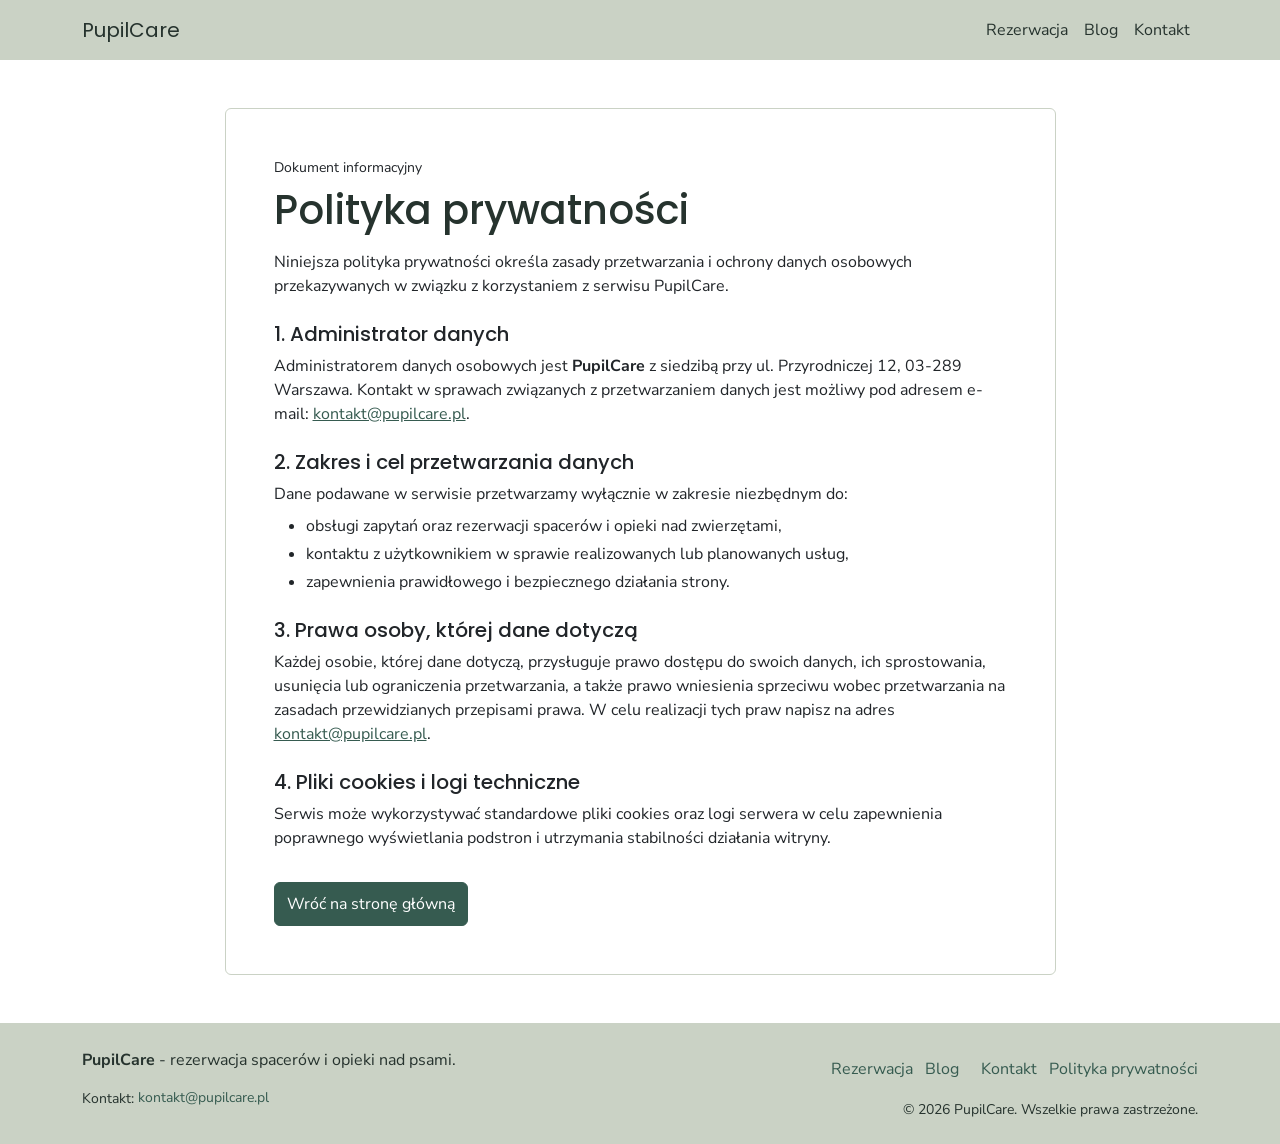
<file: GOTOWE - polityka-prywatnosci.html>
<!doctype html> 
<html lang="pl">
<head>
  <meta charset="utf-8">
  <meta name="viewport" content="width=device-width, initial-scale=1">
  <title>PupilCare — Rezerwacja spacerów i opieki nad psami</title>
  <meta name="description" content="PupilCare ułatwia rezerwację spacerów z psami pod nieobecność właściciela.">

  <meta property="og:title" content="PupilCare — Rezerwacja spacerów i opieki nad zwierzętami">
  <meta property="og:description" content="Sprawdzeni opiekunowie, spacery dopasowane do psa i wygodna rezerwacja online.">
  <meta property="og:image" content="https://olwey.github.io/RWD-PupilCare/img/hero-pupilcare.jpg">

  <link rel="preconnect" href="https://fonts.googleapis.com">
  <link rel="preconnect" href="https://fonts.gstatic.com" crossorigin>
  <link href="https://fonts.googleapis.com/css2?family=Nunito+Sans:wght@400;600;700&family=Poppins:wght@500;600;700&display=swap" rel="stylesheet">

  <link href="https://cdn.jsdelivr.net/npm/bootstrap@5.3.3/dist/css/bootstrap.min.css" rel="stylesheet">
  <link href="style.css" rel="stylesheet">

  <script type="application/ld+json">
  {
    "@context": "https://schema.org",
    "@type": "Organization",
    "name": "PupilCare",
    "url": "https://olwey.github.io/RWD-PupilCare/",
    "email": "kontakt@pupilcare.pl",
    "address": {
      "@type": "PostalAddress",
      "streetAddress": "ul. Przyrodnicza 12",
      "addressLocality": "Warszawa",
      "postalCode": "03-289",
      "addressCountry": "PL"
    }
  }
  </script>
</head>
<body>
  <header>
    <nav class="navbar navbar-expand-lg">
      <div class="container">
        <a class="navbar-brand" href="index.html">PupilCare</a>
        <button class="navbar-toggler" type="button" data-bs-toggle="collapse" data-bs-target="#mainNav" aria-controls="mainNav" aria-expanded="false" aria-label="Przełącz nawigację">
          <span class="navbar-toggler-icon"></span>
        </button>
        <div class="collapse navbar-collapse" id="mainNav">
          <ul class="navbar-nav ms-auto">
            <li class="nav-item"><a class="nav-link" href="sklep.html">Rezerwacja</a></li>
            <li class="nav-item"><a class="nav-link" href="blog.html">Blog</a></li>
            <li class="nav-item"><a class="nav-link" href="kontakt.html">Kontakt</a></li>
          </ul>
        </div>
      </div>
    </nav>
  </header>



  
<main class="py-5">
    <div class="container">
      <div class="row justify-content-center">
        <div class="col-12 col-lg-9">
          <div class="card">
            <div class="card-body p-4 p-md-5">
              <p class="small mb-2">Dokument informacyjny</p>
              <h1 class="mb-3">Polityka prywatności</h1>
              <p class="mb-4">Niniejsza polityka prywatności określa zasady przetwarzania i ochrony danych osobowych przekazywanych w związku z korzystaniem z serwisu PupilCare.</p>

              <h2 class="h5 mb-2">1. Administrator danych</h2>
              <p class="mb-4">Administratorem danych osobowych jest <strong>PupilCare</strong> z siedzibą przy ul. Przyrodniczej 12, 03-289 Warszawa. Kontakt w sprawach związanych z przetwarzaniem danych jest możliwy pod adresem e-mail: <a href="mailto:kontakt@pupilcare.pl">kontakt@pupilcare.pl</a>.</p>

              <h2 class="h5 mb-2">2. Zakres i cel przetwarzania danych</h2>
              <p class="mb-2">Dane podawane w serwisie przetwarzamy wyłącznie w zakresie niezbędnym do:</p>
              <ul class="mb-4">
                <li class="mb-1">obsługi zapytań oraz rezerwacji spacerów i opieki nad zwierzętami,</li>
                <li class="mb-1">kontaktu z użytkownikiem w sprawie realizowanych lub planowanych usług,</li>
                <li class="mb-0">zapewnienia prawidłowego i bezpiecznego działania strony.</li>
              </ul>

              <h2 class="h5 mb-2">3. Prawa osoby, której dane dotyczą</h2>
              <p class="mb-4">Każdej osobie, której dane dotyczą, przysługuje prawo dostępu do swoich danych, ich sprostowania, usunięcia lub ograniczenia przetwarzania, a także prawo wniesienia sprzeciwu wobec przetwarzania na zasadach przewidzianych przepisami prawa. W celu realizacji tych praw napisz na adres <a href="mailto:kontakt@pupilcare.pl">kontakt@pupilcare.pl</a>.</p>

              <h2 class="h5 mb-2">4. Pliki cookies i logi techniczne</h2>
              <p class="mb-4">Serwis może wykorzystywać standardowe pliki cookies oraz logi serwera w celu zapewnienia poprawnego wyświetlania podstron i utrzymania stabilności działania witryny.</p>

              <div class="pt-2">
                <a class="btn btn-primary" href="index.html">Wróć na stronę główną</a>
              </div>
            </div>
          </div>
        </div>
      </div>
    </div>
  </main>



  

<footer class="py-4">
    <div class="container">
      <div class="row align-items-center gy-3">
        <div class="col-12 col-md-6">
          <p class="mb-1"><strong>PupilCare</strong> - rezerwacja spacerów i opieki nad psami.</p>
          <p class="mb-0 small">Kontakt: <a class="text-decoration-none" href="mailto:kontakt@pupilcare.pl">kontakt@pupilcare.pl</a></p>
        </div>
        <div class="col-12 col-md-6 text-md-end">
          <ul class="list-inline mb-2">
            <li class="list-inline-item"><a class="text-decoration-none" href="sklep.html">Rezerwacja</a></li>
            <li class="list-inline-item"><a class="text-decoration-none" href="blog.html">Blog</a></li>
            <li class="list-inline-item"><a class="text-decoration-none" href="kontakt.html">Kontakt</a></li>
            <li class="list-inline-item"><a class="text-decoration-none" href="polityka-prywatnosci.html">Polityka prywatności</a></li>
          </ul>
          <p class="mb-0 small">&copy; 2026 PupilCare. Wszelkie prawa zastrzeżone.</p>
        </div>
      </div>
    </div>
  </footer>

  <script src="https://cdn.jsdelivr.net/npm/bootstrap@5.3.3/dist/js/bootstrap.bundle.min.js"></script>
</body>
</html>
</file>
<file: style.css>
/* Sekcja 1: Zmienne marki */ 
:root {
  --pupilcare-primary: #52796F;
  --bs-primary: #52796F;
  --bs-primary-rgb: 82, 121, 111;
  --pupilcare-secondary: #CAD2C5;
  --pupilcare-cta: #365B50;
  --pupilcare-text: #26332E;
  --font-heading: "Poppins", sans-serif;
  --font-body: "Nunito Sans", sans-serif;
}

/* Sekcja 2: Bazowa typografia i tła */
body {
  font-family: var(--font-body);
  color: var(--pupilcare-text);
  background-color: #fff;
  overflow-x: hidden;
}

h1, h2, h3, h4, h5, h6, .navbar-brand {
  font-family: var(--font-heading);
  color: var(--pupilcare-text);
}

a {
  color: var(--pupilcare-cta);
}

a:hover, a:focus {
  color: #000;
}

/* Sekcja 3: Obszar dotyku (min. 44 x 44 px) */
.navbar-nav .nav-link,
.navbar-brand,
.navbar-toggler,
.btn,
footer a {
  min-width: 44px;
  min-height: 44px;
  display: inline-flex;
  align-items: center;
}

.btn,
.navbar-toggler {
  justify-content: center;
}

/* Sekcja 4: Własne komponenty */
.navbar {
  background-color: var(--pupilcare-secondary);
}

.navbar-toggler {
  border-color: var(--pupilcare-text);
  color: var(--pupilcare-text);
}

.navbar-nav .nav-link {
  color: var(--pupilcare-text);
}

.navbar-nav .nav-link.active {
  color: var(--pupilcare-cta);
  font-weight: 700;
}

.btn-primary {
  background-color: var(--pupilcare-cta);
  border-color: var(--pupilcare-cta);
  color: #fff;
  justify-content: center;
}

.btn-outline-primary {
  --bs-btn-color: var(--pupilcare-cta);
  --bs-btn-border-color: var(--pupilcare-cta);
  --bs-btn-hover-bg: var(--pupilcare-cta);
  --bs-btn-hover-border-color: var(--pupilcare-cta);
}

.btn-primary:hover,
.btn-primary:focus,
.btn-primary:active {
  background-color: var(--pupilcare-primary);
  border-color: var(--pupilcare-primary);
  color: #fff;
}

.card {
  border-color: var(--pupilcare-secondary);
  background-color: #fff;
}

footer {
  background-color: var(--pupilcare-secondary);
  color: var(--pupilcare-text);
}

/* Aktywna pozycja w menu panelu klienta w kolorach marki */
.list-group-item.active {
  --bs-list-group-active-bg: var(--pupilcare-cta);
  --bs-list-group-active-border-color: var(--pupilcare-cta);
  --bs-list-group-active-color: #fff;
}
</file>
